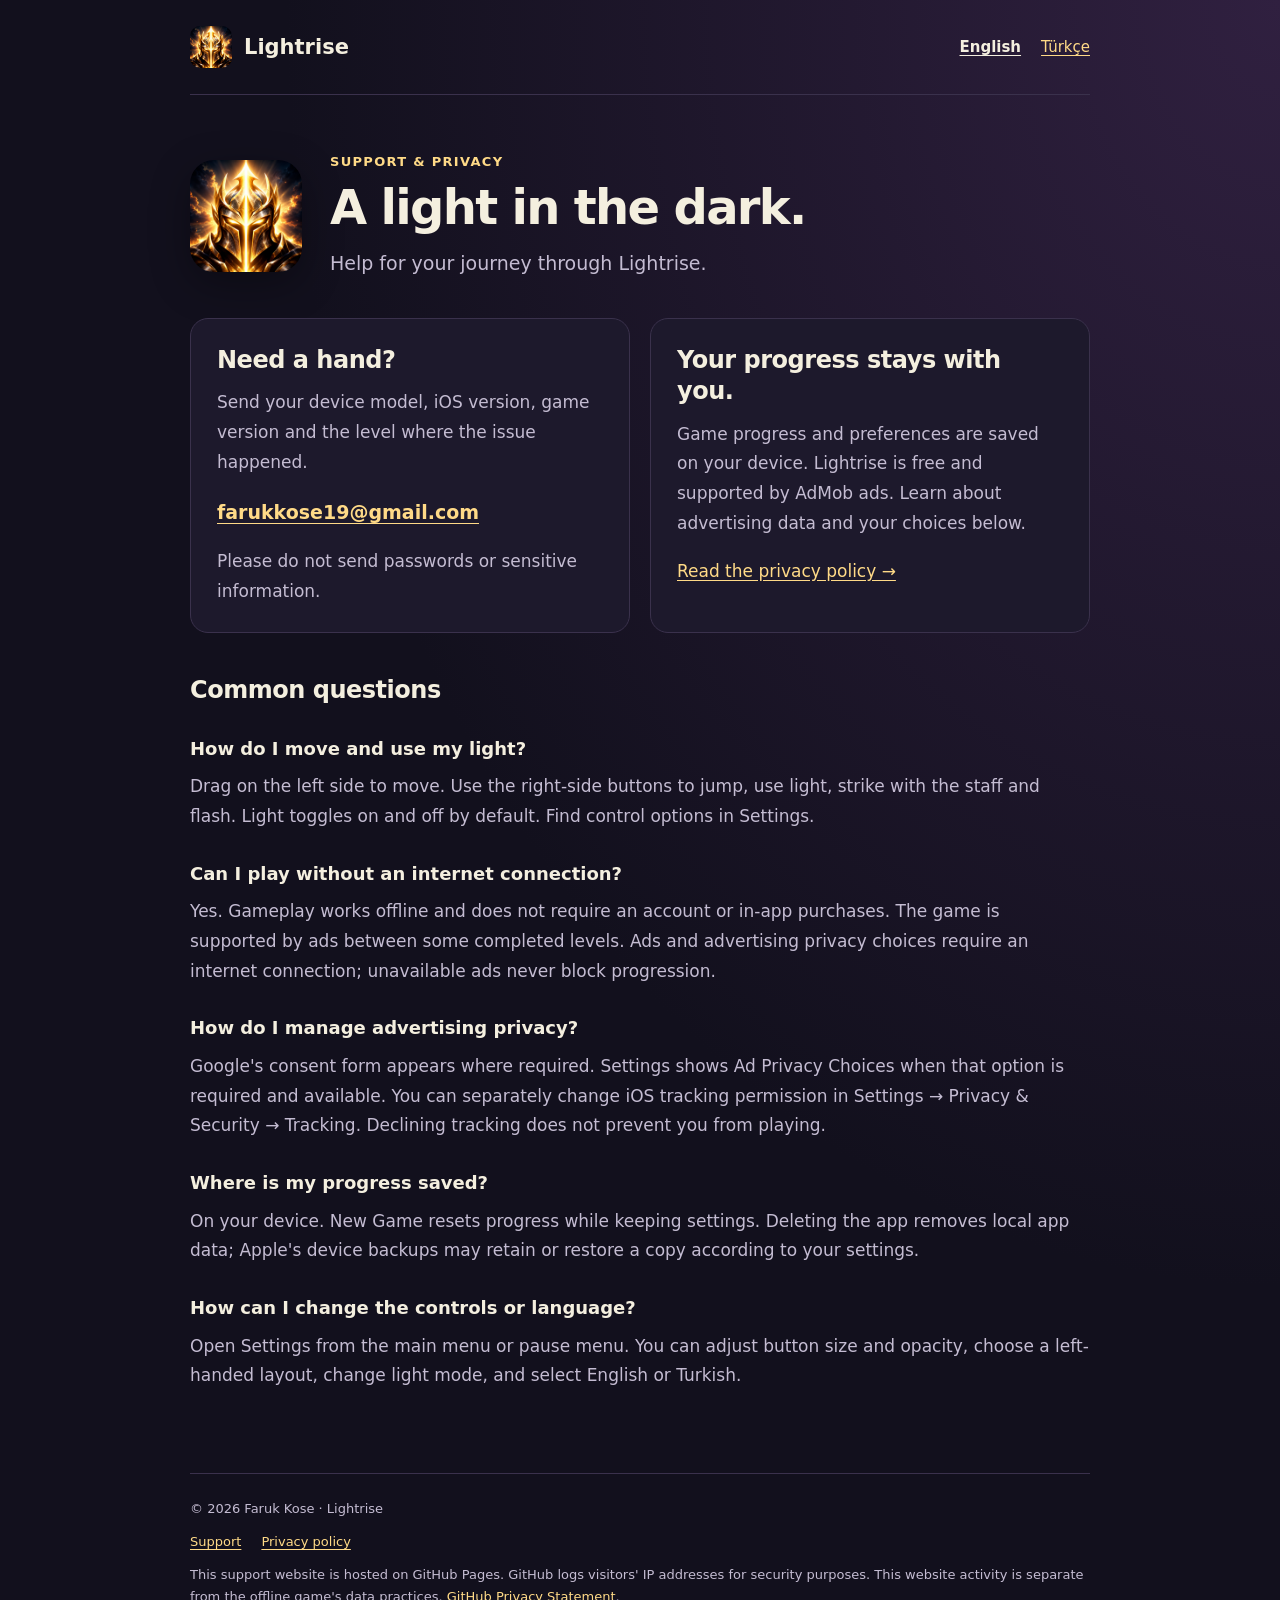
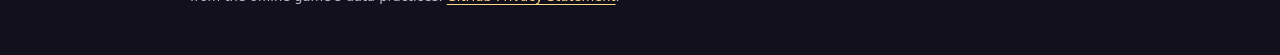
<file: index.html>
<!doctype html>
<html lang="en">
<head>
  <meta charset="utf-8">
  <meta name="viewport" content="width=device-width, initial-scale=1">
  <meta name="description" content="Lightrise game support, controls, saved progress and privacy information.">
  <title>Support — Lightrise</title>
  <link rel="canonical" href="https://kosefaruk.github.io/lightrise-support/index.html">
  <link rel="alternate" hreflang="en" href="https://kosefaruk.github.io/lightrise-support/index.html">
  <link rel="alternate" hreflang="tr" href="https://kosefaruk.github.io/lightrise-support/support-tr.html">
  <link rel="icon" type="image/png" href="assets/icon.png">
  <link rel="stylesheet" href="style.css">
</head>
<body>
  <a class="skip" href="#main">Skip to content</a>
  <div class="wrap">
    <header>
      <a class="brand" href="index.html"><img src="assets/icon.png" width="42" height="42" alt="">Lightrise</a>
      <nav aria-label="Language">
        <a href="index.html" lang="en" aria-current="page">English</a>
        <a href="support-tr.html" lang="tr">Türkçe</a>
      </nav>
    </header>
    <main id="main">
<section class="hero" aria-labelledby="title">
  <img src="assets/icon.png" width="112" height="112" alt="">
  <div><p class="eyebrow">Support &amp; privacy</p><h1 id="title">A light in the dark.</h1><p class="lead">Help for your journey through Lightrise.</p></div>
</section>
<div class="grid">
  <section class="card"><h2>Need a hand?</h2><p>Send your device model, iOS version, game version and the level where the issue happened.</p><p class="contact"><a href="mailto:farukkose19@gmail.com">farukkose19@gmail.com</a></p><p>Please do not send passwords or sensitive information.</p></section>
  <section class="card"><h2>Your progress stays with you.</h2><p>Game progress and preferences are saved on your device. Lightrise is free and supported by AdMob ads. Learn about advertising data and your choices below.</p><p><a href="privacy-en.html">Read the privacy policy →</a></p></section>
</div>
<section class="faq" aria-labelledby="faq"><h2 id="faq">Common questions</h2>
  <h3>How do I move and use my light?</h3><p>Drag on the left side to move. Use the right-side buttons to jump, use light, strike with the staff and flash. Light toggles on and off by default. Find control options in Settings.</p>
  <h3>Can I play without an internet connection?</h3><p>Yes. Gameplay works offline and does not require an account or in-app purchases. The game is supported by ads between some completed levels. Ads and advertising privacy choices require an internet connection; unavailable ads never block progression.</p>
  <h3>How do I manage advertising privacy?</h3><p>Google's consent form appears where required. Settings shows Ad Privacy Choices when that option is required and available. You can separately change iOS tracking permission in Settings → Privacy &amp; Security → Tracking. Declining tracking does not prevent you from playing.</p>
  <h3>Where is my progress saved?</h3><p>On your device. New Game resets progress while keeping settings. Deleting the app removes local app data; Apple's device backups may retain or restore a copy according to your settings.</p>
  <h3>How can I change the controls or language?</h3><p>Open Settings from the main menu or pause menu. You can adjust button size and opacity, choose a left-handed layout, change light mode, and select English or Turkish.</p>
</section></main>
    <footer>
      <p>© 2026 Faruk Kose · Lightrise</p>
      <p class="links"><a href="index.html">Support</a><a href="privacy-en.html">Privacy policy</a></p>
      <p>This support website is hosted on GitHub Pages. GitHub logs visitors' IP addresses for security purposes. This website activity is separate from the offline game's data practices. <a href="https://docs.github.com/en/site-policy/privacy-policies/github-general-privacy-statement">GitHub Privacy Statement</a>.</p>
    </footer>
  </div>
</body>
</html>
</file>
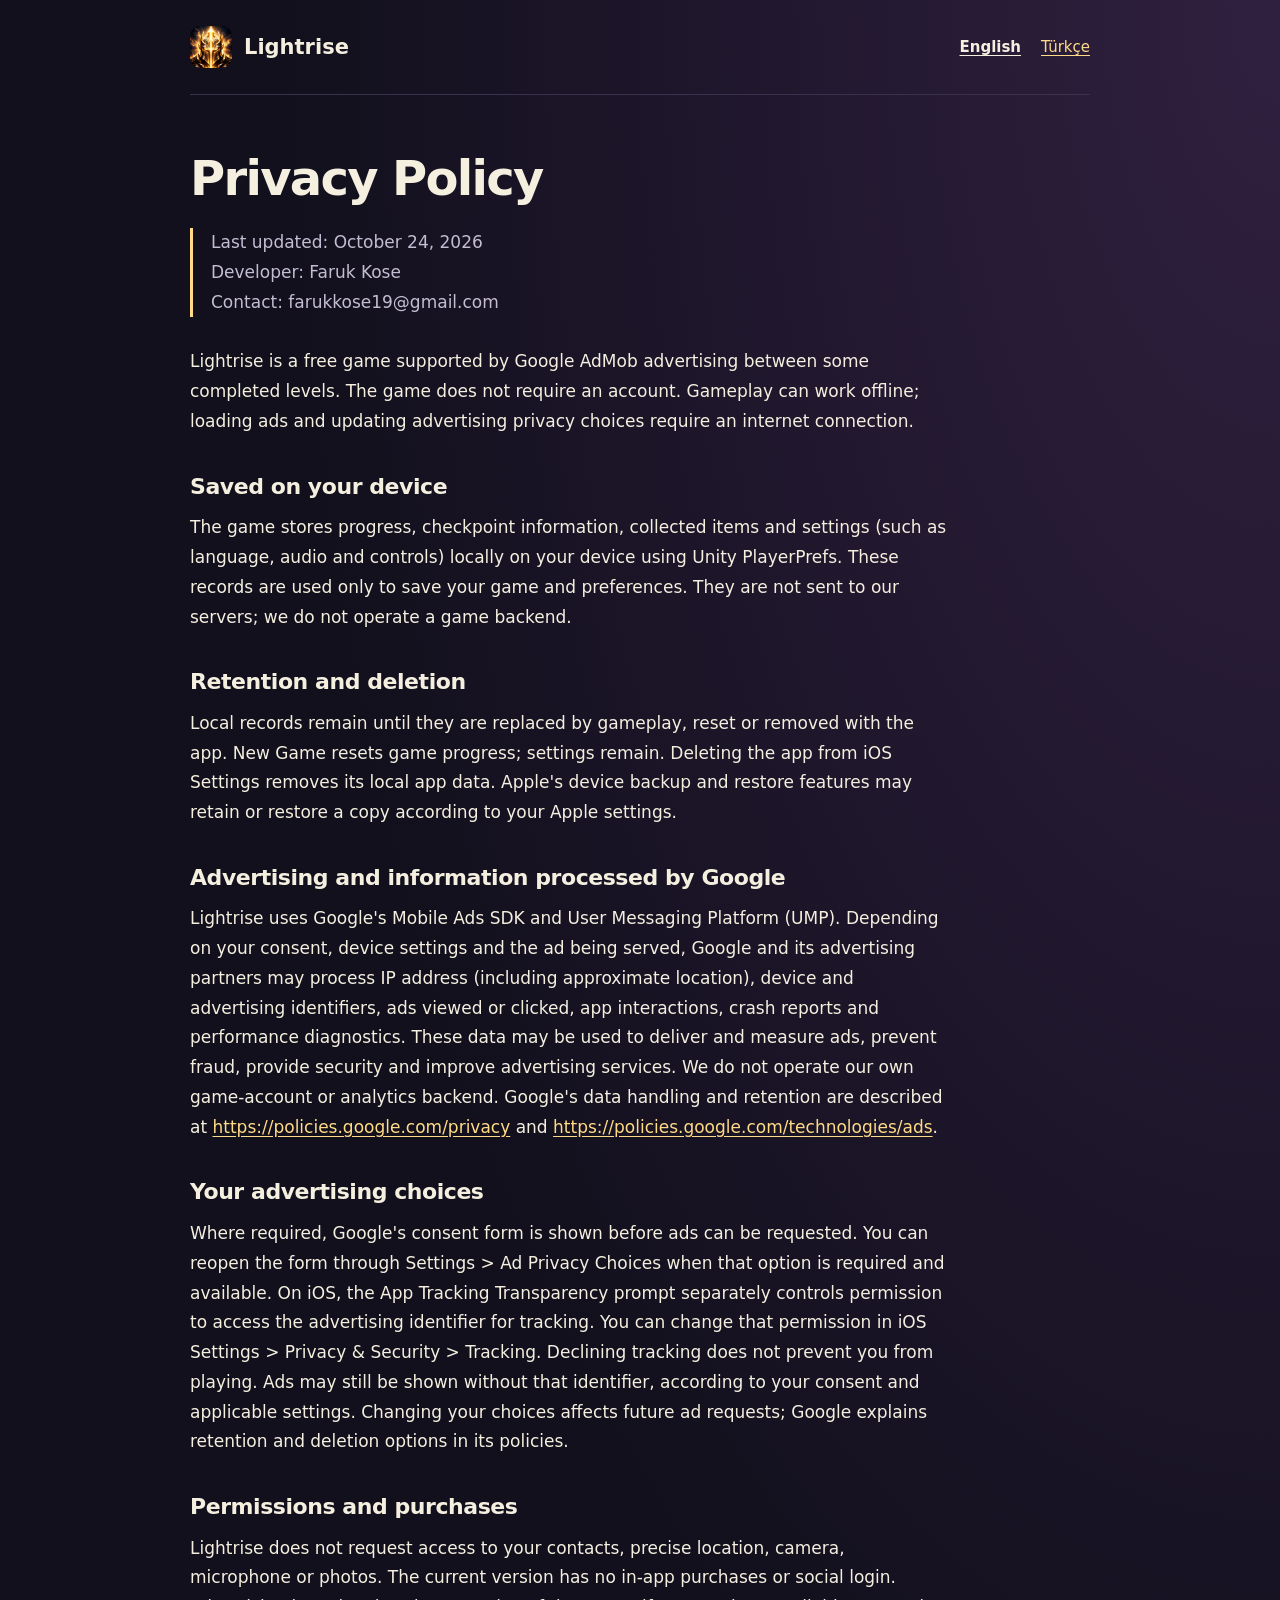
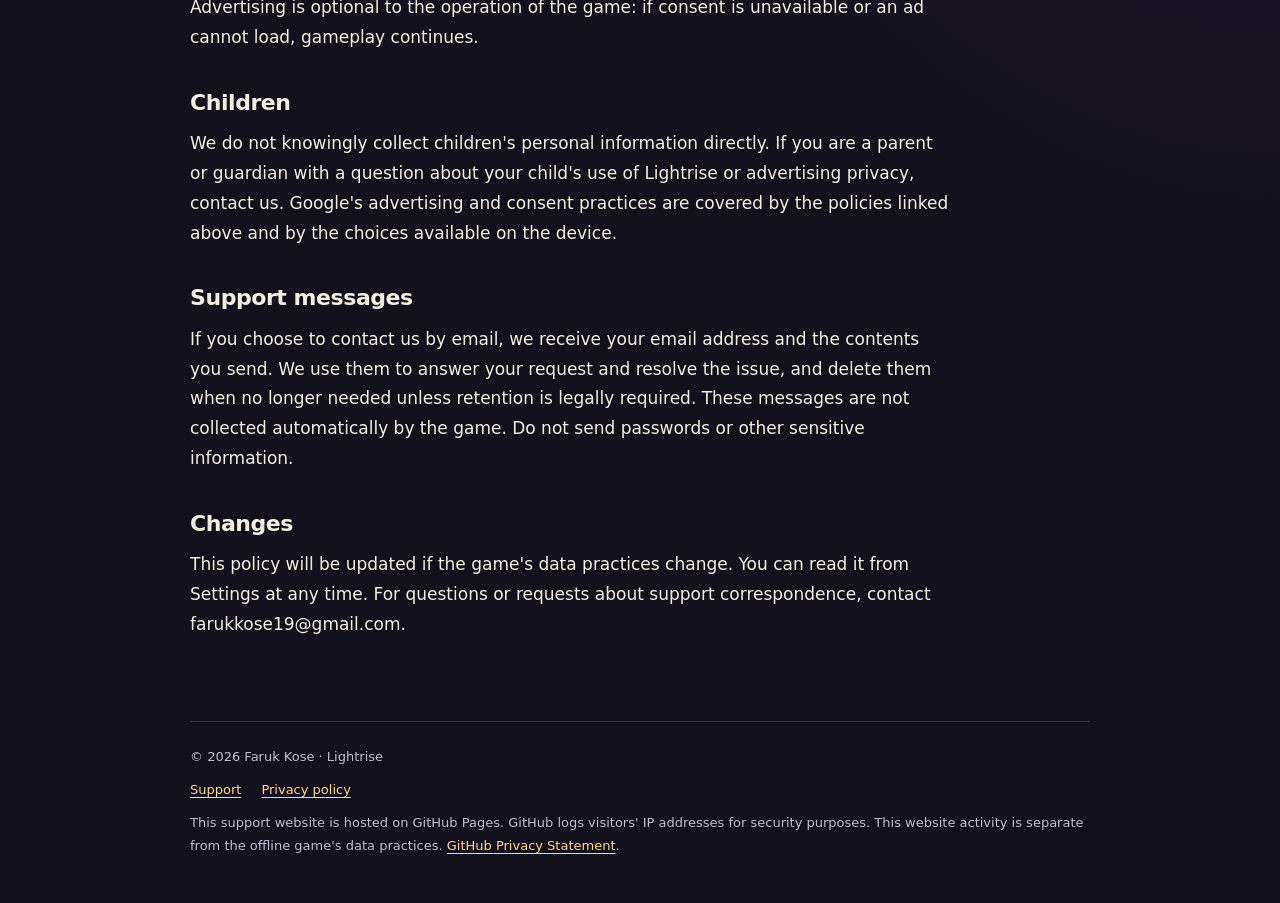
<file: privacy-en.html>
<!doctype html>
<html lang="en">
<head>
  <meta charset="utf-8">
  <meta name="viewport" content="width=device-width, initial-scale=1">
  <meta name="description" content="Lightrise — Privacy Policy">
  <title>Privacy Policy — Lightrise</title>
  <link rel="canonical" href="https://kosefaruk.github.io/lightrise-support/privacy-en.html">
  <link rel="alternate" hreflang="en" href="https://kosefaruk.github.io/lightrise-support/privacy-en.html">
  <link rel="alternate" hreflang="tr" href="https://kosefaruk.github.io/lightrise-support/privacy-tr.html">
  <link rel="icon" type="image/png" href="assets/icon.png">
  <link rel="stylesheet" href="style.css">
</head>
<body>
  <a class="skip" href="#main">Skip to content</a>
  <div class="wrap">
    <header>
      <a class="brand" href="index.html"><img src="assets/icon.png" width="42" height="42" alt="">Lightrise</a>
      <nav aria-label="Language">
        <a href="privacy-en.html" lang="en" aria-current="page">English</a>
        <a href="privacy-tr.html" lang="tr">Türkçe</a>
      </nav>
    </header>
    <main id="main" class="policy"><h1>Privacy Policy</h1><p class="meta">Last updated: October 24, 2026<br>Developer: Faruk Kose<br>Contact: farukkose19@gmail.com</p><p>Lightrise is a free game supported by Google AdMob advertising between some completed levels. The game does not require an account. Gameplay can work offline; loading ads and updating advertising privacy choices require an internet connection.</p><h2>Saved on your device</h2><p>The game stores progress, checkpoint information, collected items and settings (such as language, audio and controls) locally on your device using Unity PlayerPrefs. These records are used only to save your game and preferences. They are not sent to our servers; we do not operate a game backend.</p><h2>Retention and deletion</h2><p>Local records remain until they are replaced by gameplay, reset or removed with the app. New Game resets game progress; settings remain. Deleting the app from iOS Settings removes its local app data. Apple&#x27;s device backup and restore features may retain or restore a copy according to your Apple settings.</p><h2>Advertising and information processed by Google</h2><p>Lightrise uses Google&#x27;s Mobile Ads SDK and User Messaging Platform (UMP). Depending on your consent, device settings and the ad being served, Google and its advertising partners may process IP address (including approximate location), device and advertising identifiers, ads viewed or clicked, app interactions, crash reports and performance diagnostics. These data may be used to deliver and measure ads, prevent fraud, provide security and improve advertising services. We do not operate our own game-account or analytics backend. Google&#x27;s data handling and retention are described at <a href="https://policies.google.com/privacy">https://policies.google.com/privacy</a> and <a href="https://policies.google.com/technologies/ads">https://policies.google.com/technologies/ads</a>.</p><h2>Your advertising choices</h2><p>Where required, Google&#x27;s consent form is shown before ads can be requested. You can reopen the form through Settings &gt; Ad Privacy Choices when that option is required and available. On iOS, the App Tracking Transparency prompt separately controls permission to access the advertising identifier for tracking. You can change that permission in iOS Settings &gt; Privacy &amp; Security &gt; Tracking. Declining tracking does not prevent you from playing. Ads may still be shown without that identifier, according to your consent and applicable settings. Changing your choices affects future ad requests; Google explains retention and deletion options in its policies.</p><h2>Permissions and purchases</h2><p>Lightrise does not request access to your contacts, precise location, camera, microphone or photos. The current version has no in-app purchases or social login. Advertising is optional to the operation of the game: if consent is unavailable or an ad cannot load, gameplay continues.</p><h2>Children</h2><p>We do not knowingly collect children&#x27;s personal information directly. If you are a parent or guardian with a question about your child&#x27;s use of Lightrise or advertising privacy, contact us. Google&#x27;s advertising and consent practices are covered by the policies linked above and by the choices available on the device.</p><h2>Support messages</h2><p>If you choose to contact us by email, we receive your email address and the contents you send. We use them to answer your request and resolve the issue, and delete them when no longer needed unless retention is legally required. These messages are not collected automatically by the game. Do not send passwords or other sensitive information.</p><h2>Changes</h2><p>This policy will be updated if the game&#x27;s data practices change. You can read it from Settings at any time. For questions or requests about support correspondence, contact farukkose19@gmail.com.</p></main>
    <footer>
      <p>© 2026 Faruk Kose · Lightrise</p>
      <p class="links"><a href="index.html">Support</a><a href="privacy-en.html">Privacy policy</a></p>
      <p>This support website is hosted on GitHub Pages. GitHub logs visitors' IP addresses for security purposes. This website activity is separate from the offline game's data practices. <a href="https://docs.github.com/en/site-policy/privacy-policies/github-general-privacy-statement">GitHub Privacy Statement</a>.</p>
    </footer>
  </div>
</body>
</html>
</file>
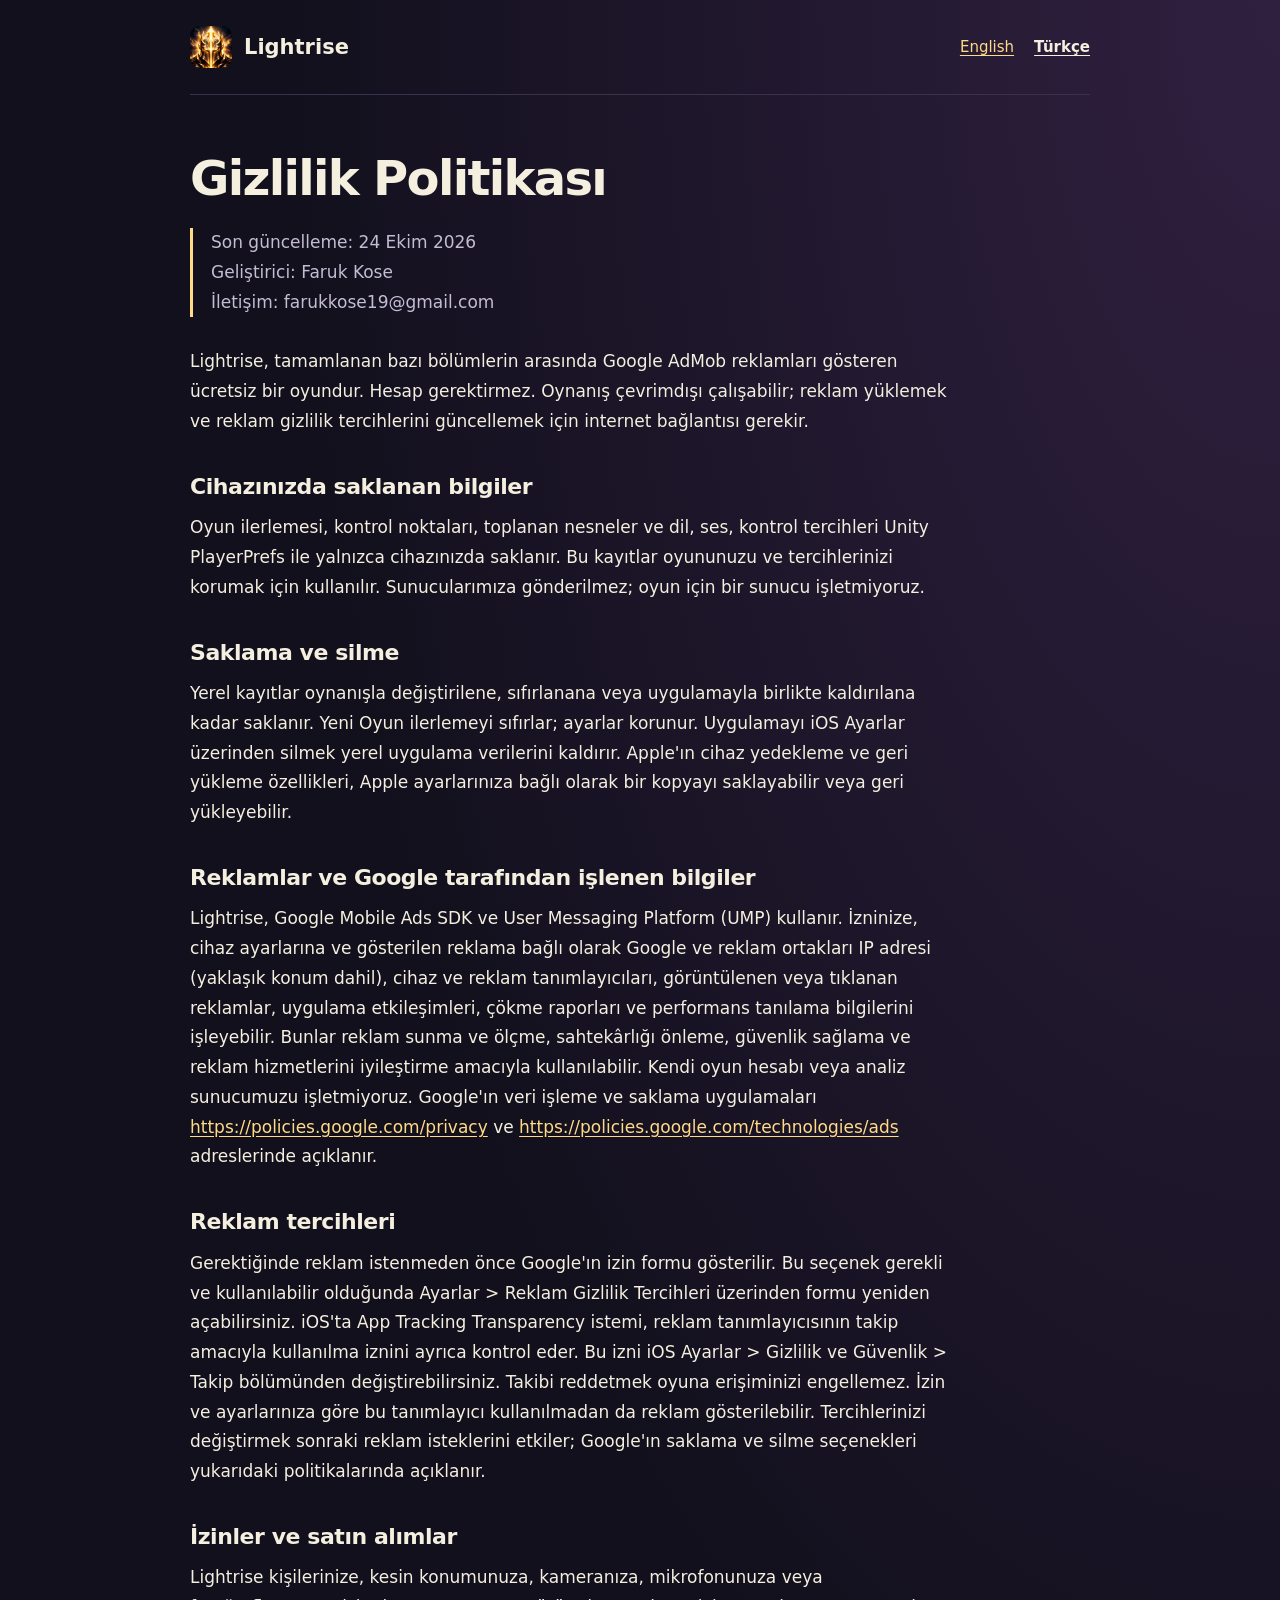
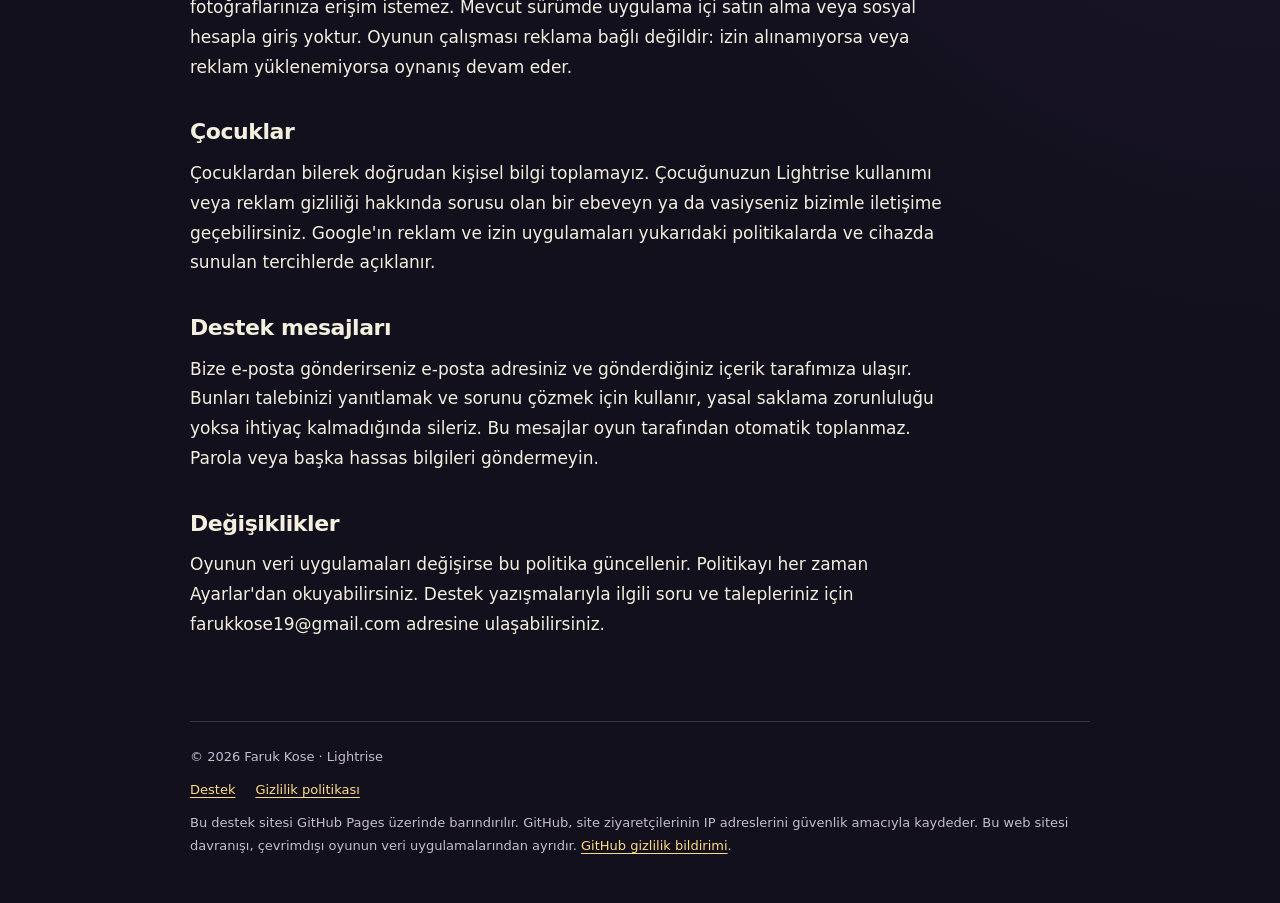
<file: privacy-tr.html>
<!doctype html>
<html lang="tr">
<head>
  <meta charset="utf-8">
  <meta name="viewport" content="width=device-width, initial-scale=1">
  <meta name="description" content="Lightrise — Gizlilik Politikası">
  <title>Gizlilik Politikası — Lightrise</title>
  <link rel="canonical" href="https://kosefaruk.github.io/lightrise-support/privacy-tr.html">
  <link rel="alternate" hreflang="en" href="https://kosefaruk.github.io/lightrise-support/privacy-en.html">
  <link rel="alternate" hreflang="tr" href="https://kosefaruk.github.io/lightrise-support/privacy-tr.html">
  <link rel="icon" type="image/png" href="assets/icon.png">
  <link rel="stylesheet" href="style.css">
</head>
<body>
  <a class="skip" href="#main">İçeriğe geç</a>
  <div class="wrap">
    <header>
      <a class="brand" href="support-tr.html"><img src="assets/icon.png" width="42" height="42" alt="">Lightrise</a>
      <nav aria-label="Dil">
        <a href="privacy-en.html" lang="en">English</a>
        <a href="privacy-tr.html" lang="tr" aria-current="page">Türkçe</a>
      </nav>
    </header>
    <main id="main" class="policy"><h1>Gizlilik Politikası</h1><p class="meta">Son güncelleme: 24 Ekim 2026<br>Geliştirici: Faruk Kose<br>İletişim: farukkose19@gmail.com</p><p>Lightrise, tamamlanan bazı bölümlerin arasında Google AdMob reklamları gösteren ücretsiz bir oyundur. Hesap gerektirmez. Oynanış çevrimdışı çalışabilir; reklam yüklemek ve reklam gizlilik tercihlerini güncellemek için internet bağlantısı gerekir.</p><h2>Cihazınızda saklanan bilgiler</h2><p>Oyun ilerlemesi, kontrol noktaları, toplanan nesneler ve dil, ses, kontrol tercihleri Unity PlayerPrefs ile yalnızca cihazınızda saklanır. Bu kayıtlar oyununuzu ve tercihlerinizi korumak için kullanılır. Sunucularımıza gönderilmez; oyun için bir sunucu işletmiyoruz.</p><h2>Saklama ve silme</h2><p>Yerel kayıtlar oynanışla değiştirilene, sıfırlanana veya uygulamayla birlikte kaldırılana kadar saklanır. Yeni Oyun ilerlemeyi sıfırlar; ayarlar korunur. Uygulamayı iOS Ayarlar üzerinden silmek yerel uygulama verilerini kaldırır. Apple&#x27;ın cihaz yedekleme ve geri yükleme özellikleri, Apple ayarlarınıza bağlı olarak bir kopyayı saklayabilir veya geri yükleyebilir.</p><h2>Reklamlar ve Google tarafından işlenen bilgiler</h2><p>Lightrise, Google Mobile Ads SDK ve User Messaging Platform (UMP) kullanır. İzninize, cihaz ayarlarına ve gösterilen reklama bağlı olarak Google ve reklam ortakları IP adresi (yaklaşık konum dahil), cihaz ve reklam tanımlayıcıları, görüntülenen veya tıklanan reklamlar, uygulama etkileşimleri, çökme raporları ve performans tanılama bilgilerini işleyebilir. Bunlar reklam sunma ve ölçme, sahtekârlığı önleme, güvenlik sağlama ve reklam hizmetlerini iyileştirme amacıyla kullanılabilir. Kendi oyun hesabı veya analiz sunucumuzu işletmiyoruz. Google&#x27;ın veri işleme ve saklama uygulamaları <a href="https://policies.google.com/privacy">https://policies.google.com/privacy</a> ve <a href="https://policies.google.com/technologies/ads">https://policies.google.com/technologies/ads</a> adreslerinde açıklanır.</p><h2>Reklam tercihleri</h2><p>Gerektiğinde reklam istenmeden önce Google&#x27;ın izin formu gösterilir. Bu seçenek gerekli ve kullanılabilir olduğunda Ayarlar &gt; Reklam Gizlilik Tercihleri üzerinden formu yeniden açabilirsiniz. iOS&#x27;ta App Tracking Transparency istemi, reklam tanımlayıcısının takip amacıyla kullanılma iznini ayrıca kontrol eder. Bu izni iOS Ayarlar &gt; Gizlilik ve Güvenlik &gt; Takip bölümünden değiştirebilirsiniz. Takibi reddetmek oyuna erişiminizi engellemez. İzin ve ayarlarınıza göre bu tanımlayıcı kullanılmadan da reklam gösterilebilir. Tercihlerinizi değiştirmek sonraki reklam isteklerini etkiler; Google&#x27;ın saklama ve silme seçenekleri yukarıdaki politikalarında açıklanır.</p><h2>İzinler ve satın alımlar</h2><p>Lightrise kişilerinize, kesin konumunuza, kameranıza, mikrofonunuza veya fotoğraflarınıza erişim istemez. Mevcut sürümde uygulama içi satın alma veya sosyal hesapla giriş yoktur. Oyunun çalışması reklama bağlı değildir: izin alınamıyorsa veya reklam yüklenemiyorsa oynanış devam eder.</p><h2>Çocuklar</h2><p>Çocuklardan bilerek doğrudan kişisel bilgi toplamayız. Çocuğunuzun Lightrise kullanımı veya reklam gizliliği hakkında sorusu olan bir ebeveyn ya da vasiyseniz bizimle iletişime geçebilirsiniz. Google&#x27;ın reklam ve izin uygulamaları yukarıdaki politikalarda ve cihazda sunulan tercihlerde açıklanır.</p><h2>Destek mesajları</h2><p>Bize e-posta gönderirseniz e-posta adresiniz ve gönderdiğiniz içerik tarafımıza ulaşır. Bunları talebinizi yanıtlamak ve sorunu çözmek için kullanır, yasal saklama zorunluluğu yoksa ihtiyaç kalmadığında sileriz. Bu mesajlar oyun tarafından otomatik toplanmaz. Parola veya başka hassas bilgileri göndermeyin.</p><h2>Değişiklikler</h2><p>Oyunun veri uygulamaları değişirse bu politika güncellenir. Politikayı her zaman Ayarlar&#x27;dan okuyabilirsiniz. Destek yazışmalarıyla ilgili soru ve talepleriniz için farukkose19@gmail.com adresine ulaşabilirsiniz.</p></main>
    <footer>
      <p>© 2026 Faruk Kose · Lightrise</p>
      <p class="links"><a href="support-tr.html">Destek</a><a href="privacy-tr.html">Gizlilik politikası</a></p>
      <p>Bu destek sitesi GitHub Pages üzerinde barındırılır. GitHub, site ziyaretçilerinin IP adreslerini güvenlik amacıyla kaydeder. Bu web sitesi davranışı, çevrimdışı oyunun veri uygulamalarından ayrıdır. <a href="https://docs.github.com/en/site-policy/privacy-policies/github-general-privacy-statement">GitHub gizlilik bildirimi</a>.</p>
    </footer>
  </div>
</body>
</html>
</file>
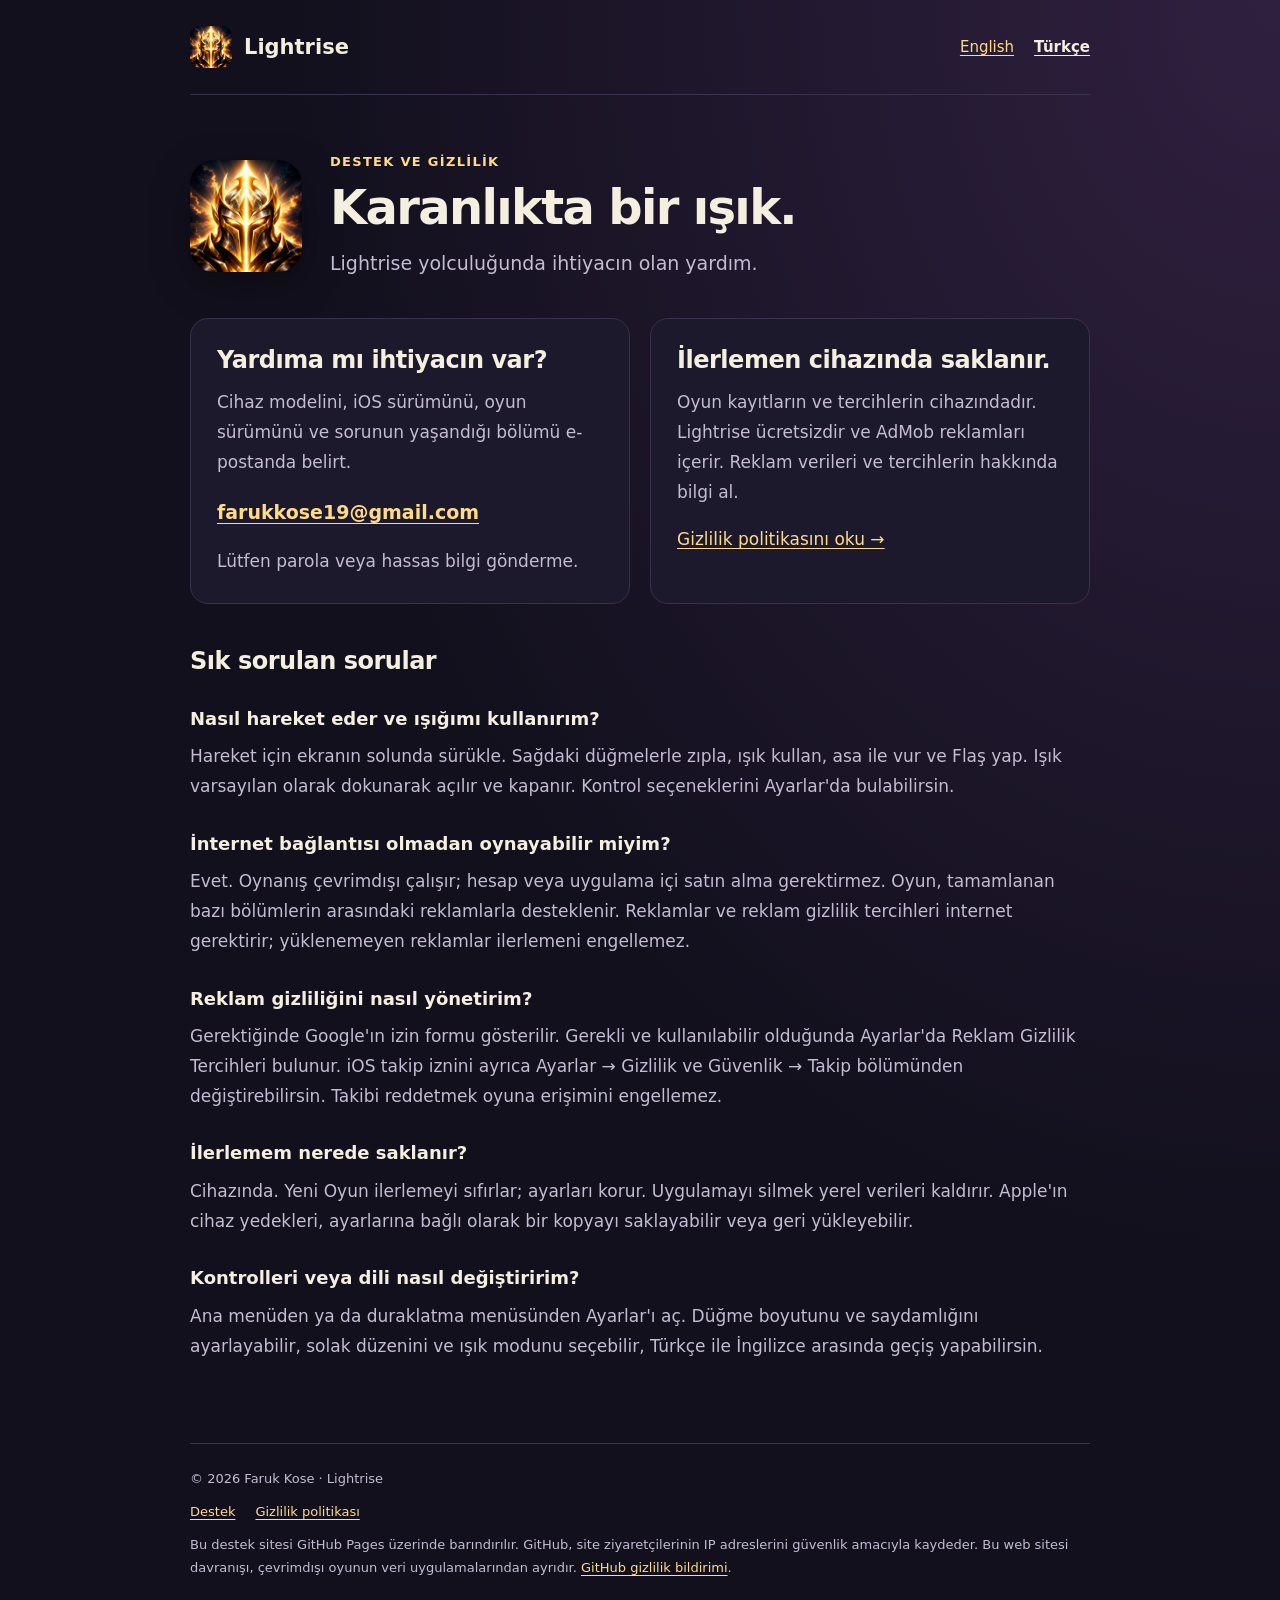
<file: support-tr.html>
<!doctype html>
<html lang="tr">
<head>
  <meta charset="utf-8">
  <meta name="viewport" content="width=device-width, initial-scale=1">
  <meta name="description" content="Lightrise oyun desteği, kontroller, kayıt ve gizlilik bilgileri.">
  <title>Destek — Lightrise</title>
  <link rel="canonical" href="https://kosefaruk.github.io/lightrise-support/support-tr.html">
  <link rel="alternate" hreflang="en" href="https://kosefaruk.github.io/lightrise-support/index.html">
  <link rel="alternate" hreflang="tr" href="https://kosefaruk.github.io/lightrise-support/support-tr.html">
  <link rel="icon" type="image/png" href="assets/icon.png">
  <link rel="stylesheet" href="style.css">
</head>
<body>
  <a class="skip" href="#main">İçeriğe geç</a>
  <div class="wrap">
    <header>
      <a class="brand" href="support-tr.html"><img src="assets/icon.png" width="42" height="42" alt="">Lightrise</a>
      <nav aria-label="Dil">
        <a href="index.html" lang="en">English</a>
        <a href="support-tr.html" lang="tr" aria-current="page">Türkçe</a>
      </nav>
    </header>
    <main id="main">
<section class="hero" aria-labelledby="title">
  <img src="assets/icon.png" width="112" height="112" alt="">
  <div><p class="eyebrow">Destek ve gizlilik</p><h1 id="title">Karanlıkta bir ışık.</h1><p class="lead">Lightrise yolculuğunda ihtiyacın olan yardım.</p></div>
</section>
<div class="grid">
  <section class="card"><h2>Yardıma mı ihtiyacın var?</h2><p>Cihaz modelini, iOS sürümünü, oyun sürümünü ve sorunun yaşandığı bölümü e-postanda belirt.</p><p class="contact"><a href="mailto:farukkose19@gmail.com">farukkose19@gmail.com</a></p><p>Lütfen parola veya hassas bilgi gönderme.</p></section>
  <section class="card"><h2>İlerlemen cihazında saklanır.</h2><p>Oyun kayıtların ve tercihlerin cihazındadır. Lightrise ücretsizdir ve AdMob reklamları içerir. Reklam verileri ve tercihlerin hakkında bilgi al.</p><p><a href="privacy-tr.html">Gizlilik politikasını oku →</a></p></section>
</div>
<section class="faq" aria-labelledby="faq"><h2 id="faq">Sık sorulan sorular</h2>
  <h3>Nasıl hareket eder ve ışığımı kullanırım?</h3><p>Hareket için ekranın solunda sürükle. Sağdaki düğmelerle zıpla, ışık kullan, asa ile vur ve Flaş yap. Işık varsayılan olarak dokunarak açılır ve kapanır. Kontrol seçeneklerini Ayarlar'da bulabilirsin.</p>
  <h3>İnternet bağlantısı olmadan oynayabilir miyim?</h3><p>Evet. Oynanış çevrimdışı çalışır; hesap veya uygulama içi satın alma gerektirmez. Oyun, tamamlanan bazı bölümlerin arasındaki reklamlarla desteklenir. Reklamlar ve reklam gizlilik tercihleri internet gerektirir; yüklenemeyen reklamlar ilerlemeni engellemez.</p>
  <h3>Reklam gizliliğini nasıl yönetirim?</h3><p>Gerektiğinde Google'ın izin formu gösterilir. Gerekli ve kullanılabilir olduğunda Ayarlar'da Reklam Gizlilik Tercihleri bulunur. iOS takip iznini ayrıca Ayarlar → Gizlilik ve Güvenlik → Takip bölümünden değiştirebilirsin. Takibi reddetmek oyuna erişimini engellemez.</p>
  <h3>İlerlemem nerede saklanır?</h3><p>Cihazında. Yeni Oyun ilerlemeyi sıfırlar; ayarları korur. Uygulamayı silmek yerel verileri kaldırır. Apple'ın cihaz yedekleri, ayarlarına bağlı olarak bir kopyayı saklayabilir veya geri yükleyebilir.</p>
  <h3>Kontrolleri veya dili nasıl değiştiririm?</h3><p>Ana menüden ya da duraklatma menüsünden Ayarlar'ı aç. Düğme boyutunu ve saydamlığını ayarlayabilir, solak düzenini ve ışık modunu seçebilir, Türkçe ile İngilizce arasında geçiş yapabilirsin.</p>
</section></main>
    <footer>
      <p>© 2026 Faruk Kose · Lightrise</p>
      <p class="links"><a href="support-tr.html">Destek</a><a href="privacy-tr.html">Gizlilik politikası</a></p>
      <p>Bu destek sitesi GitHub Pages üzerinde barındırılır. GitHub, site ziyaretçilerinin IP adreslerini güvenlik amacıyla kaydeder. Bu web sitesi davranışı, çevrimdışı oyunun veri uygulamalarından ayrıdır. <a href="https://docs.github.com/en/site-policy/privacy-policies/github-general-privacy-statement">GitHub gizlilik bildirimi</a>.</p>
    </footer>
  </div>
</body>
</html>
</file>
<file: style.css>
:root{color-scheme:dark;--bg:#12101d;--panel:#1d192c;--line:#3a314c;--text:#f4efdf;--muted:#c4bcd2;--accent:#ffda87}
*{box-sizing:border-box}
html{scroll-behavior:smooth}
body{margin:0;background:radial-gradient(ellipse at top right,#302040 0,transparent 55%),var(--bg);color:var(--text);font:17px/1.75 system-ui,-apple-system,BlinkMacSystemFont,"Segoe UI",sans-serif;min-height:100vh}
a{color:var(--accent);text-underline-offset:.2em}
a:hover{text-decoration-thickness:2px}
a:focus-visible{outline:3px solid var(--accent);outline-offset:5px;border-radius:3px}
.wrap{width:min(900px,100% - 40px);margin:auto}
.skip{position:absolute;top:-100px;left:20px;background:var(--panel);padding:12px;z-index:2}.skip:focus{top:12px}
header{display:flex;align-items:center;justify-content:space-between;gap:20px;padding:26px 0;border-bottom:1px solid var(--line)}
.brand{display:flex;align-items:center;gap:12px;font-size:21px;font-weight:750;text-decoration:none;color:var(--text)}
.brand img{width:42px;height:42px;border-radius:10px}
nav{display:flex;gap:20px;font-size:15px;flex-wrap:wrap}
nav [aria-current=page]{color:var(--text);font-weight:700}
main{padding:56px 0 64px}
.hero{display:flex;gap:28px;align-items:center;margin-bottom:38px}.hero img{width:112px;height:112px;border-radius:24px;box-shadow:0 12px 40px #0005}
.eyebrow{margin:0 0 6px;font-size:13px;font-weight:700;letter-spacing:.1em;text-transform:uppercase;color:var(--accent)}
h1{font-size:clamp(32px,6vw,48px);letter-spacing:-.035em;line-height:1.15;margin:0 0 12px}
.lead{color:var(--muted);font-size:19px;margin:0;max-width:650px}
h2{font-size:24px;line-height:1.3;margin:36px 0 12px;letter-spacing:-.02em}
p{margin:0 0 18px;overflow-wrap:anywhere}
.grid{display:grid;grid-template-columns:1fr 1fr;gap:20px;margin:32px 0 42px}
.card{background:var(--panel);border:1px solid var(--line);border-radius:18px;padding:26px}.card h2{margin:0 0 12px}.card p{color:var(--muted)}.card p:last-child{margin-bottom:0}
.contact{font-size:19px;font-weight:650}
.faq h3{font-size:18px;margin:26px 0 8px}.faq p{color:var(--muted)}
.policy{max-width:760px}.policy h1{margin-bottom:22px}.policy h2{font-size:22px}.policy .meta{color:var(--muted);border-left:3px solid var(--accent);padding-left:18px;margin-bottom:30px}
footer{border-top:1px solid var(--line);padding:24px 0 36px;font-size:13px;color:var(--muted)}footer p{margin:0 0 10px}footer .links{display:flex;gap:20px;flex-wrap:wrap}
@media(max-width:600px){.wrap{width:calc(100% - 32px)}header{padding:20px 0;align-items:flex-start}.brand{font-size:19px}nav{gap:12px;font-size:14px}.hero{align-items:flex-start;gap:18px}.hero img{width:76px;height:76px;border-radius:17px}main{padding:38px 0}.grid{grid-template-columns:1fr}.card{padding:22px}.lead{font-size:17px}}
@media(prefers-reduced-motion:reduce){html{scroll-behavior:auto}}
</file>
